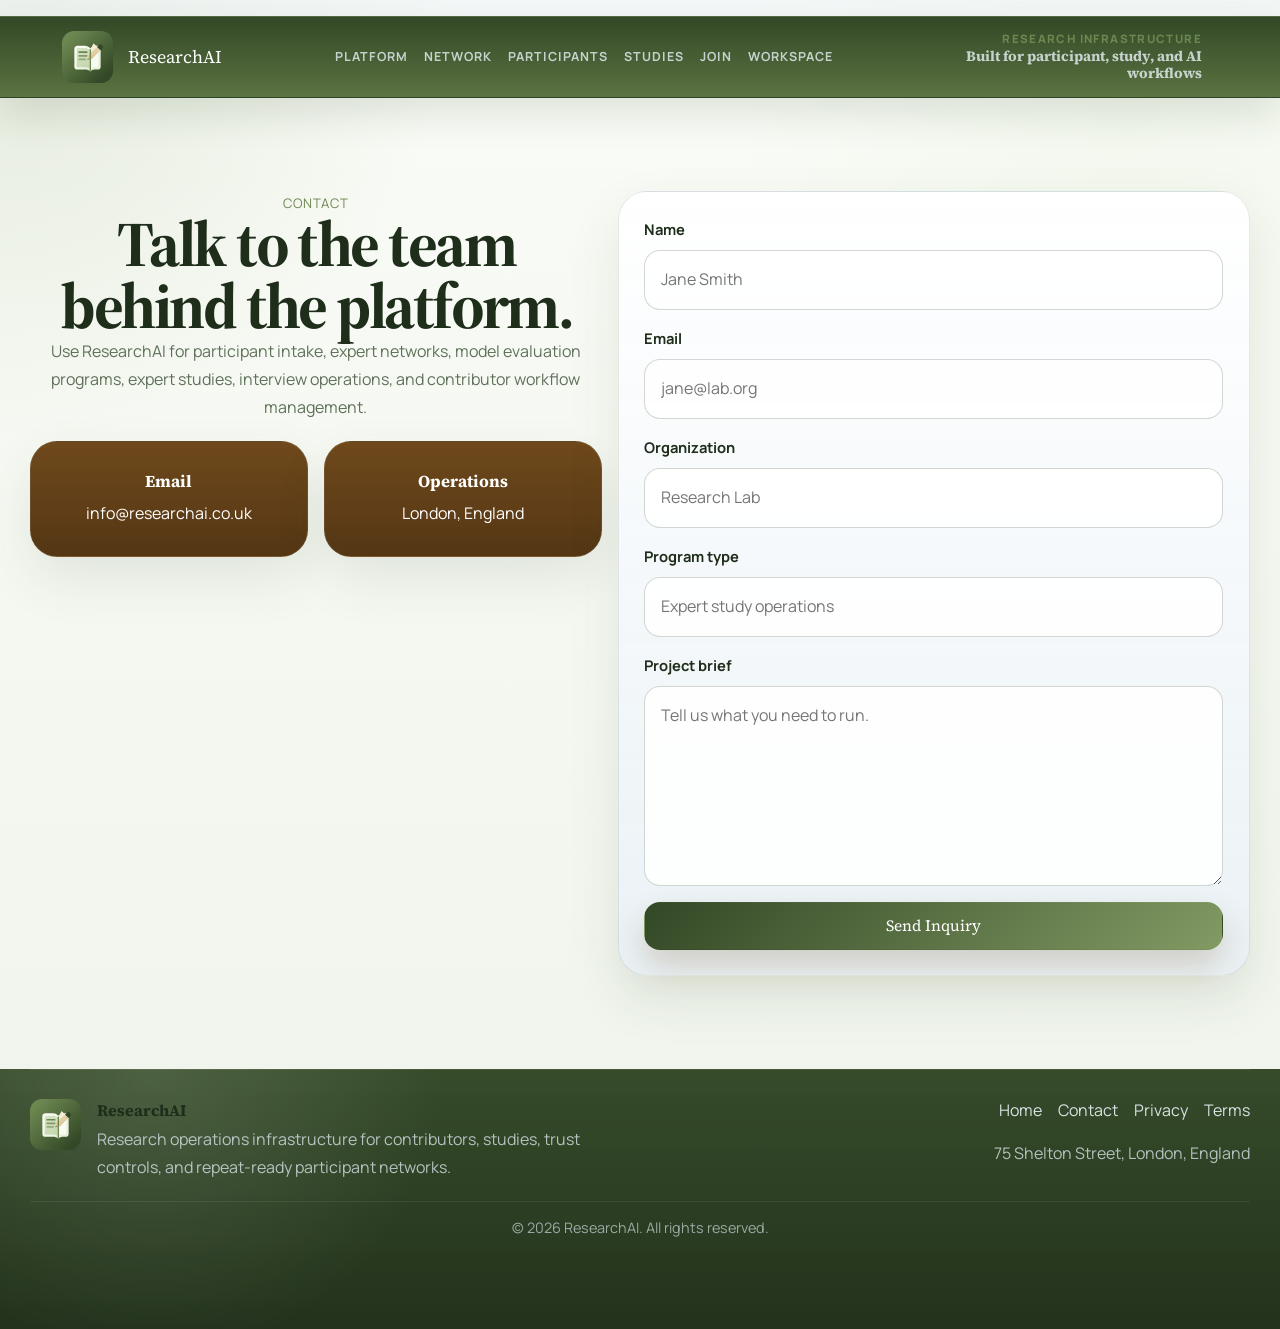
<file: contact.html>
<!DOCTYPE html>
<html lang="en">
<head>
  <meta charset="UTF-8">
  <meta name="viewport" content="width=device-width, initial-scale=1.0">
  <meta name="description" content="Contact ResearchAI for research operations access, contributor network setup, and study platform discussions.">
  <title>Contact ResearchAI</title>
  <link rel="preconnect" href="https://fonts.googleapis.com">
  <link rel="preconnect" href="https://fonts.gstatic.com" crossorigin>
  <link href="https://fonts.googleapis.com/css2?family=Manrope:wght@400;500;600;700;800&family=Source+Serif+4:wght@500;600;700&display=swap" rel="stylesheet">
  <link rel="icon" href="logo-mark.svg" type="image/svg+xml">
  <link rel="stylesheet" href="style.css">
</head>
<body>
  <div class="page-grid"></div>
  <header class="site-header">
    <div class="shell header-stack">
      <div class="header-inline">
        <a class="brand-link" href="./index.html" aria-label="ResearchAI home">
          <img class="brand-mark" src="logo-mark.svg" alt="ResearchAI logo">
          <div class="brand-copy">
            <span class="brand-name">ResearchAI</span>
          </div>
        </a>
        <button class="nav-toggle" type="button" aria-expanded="false" aria-controls="primary-nav">
          <span>Menu</span>
        </button>
        <nav class="main-nav" id="primary-nav" aria-label="Primary navigation">
          <a href="./index.html#platform">Platform</a>
          <a href="./index.html#network">Network</a>
          <a href="./index.html#participants">Participants</a>
          <a href="./index.html#studies">Studies</a>
          <a href="./participant-signup.html">Join</a>
          <a href="./researcher-login.html">Workspace</a>
        </nav>
        <div class="header-context" aria-hidden="true">
          <span class="header-context-label">Research Infrastructure</span>
          <strong>Built for participant, study, and AI workflows</strong>
        </div>
      </div>
    </div>
  </header>

  <main>
    <section class="page-hero">
      <div class="shell page-grid-two">
        <div class="section-head">
          <span class="section-kicker">Contact</span>
          <h1>Talk to the team behind the platform.</h1>
          <p>Use ResearchAI for participant intake, expert networks, model evaluation programs, expert studies, interview operations, and contributor workflow management.</p>
          <div class="contact-cards">
            <article class="mini-card">
              <strong>Email</strong>
              <p><a href="mailto:info@researchai.co.uk">info@researchai.co.uk</a></p>
            </article>
            <article class="mini-card">
              <strong>Operations</strong>
              <p>London, England</p>
            </article>
          </div>
        </div>
        <form class="contact-form" action="#" method="post">
          <label>
            <span>Name</span>
            <input type="text" name="name" placeholder="Jane Smith" required>
          </label>
          <label>
            <span>Email</span>
            <input type="email" name="email" placeholder="jane@lab.org" required>
          </label>
          <label>
            <span>Organization</span>
            <input type="text" name="organization" placeholder="Research Lab" required>
          </label>
          <label>
            <span>Program type</span>
            <input type="text" name="program" placeholder="Expert study operations" required>
          </label>
          <label>
            <span>Project brief</span>
            <textarea name="message" rows="6" placeholder="Tell us what you need to run." required></textarea>
          </label>
          <button class="button button-solid" type="submit">Send Inquiry</button>
        </form>
      </div>
    </section>
  </main>

  <footer class="site-footer">
    <div class="shell footer-shell">
      <div class="footer-brand">
        <img class="brand-mark" src="logo-mark.svg" alt="ResearchAI logo">
        <div class="footer-brand-copy">
          <strong>ResearchAI</strong>
          <p>Research operations infrastructure for contributors, studies, trust controls, and repeat-ready participant networks.</p>
        </div>
      </div>
      <div class="footer-links">
        <a href="./index.html">Home</a>
        <a href="./contact.html">Contact</a>
        <a href="./privacy.html">Privacy</a>
        <a href="./terms.html">Terms</a>
        <p class="footer-links-address">75 Shelton Street, London, England</p>
      </div>
    </div>
    <div class="shell footer-bottom">
      <p class="footer-copyright">© 2026 ResearchAI. All rights reserved.</p>
    </div>
  </footer>

  <script src="script.js"></script>
</body>
</html>
</file>
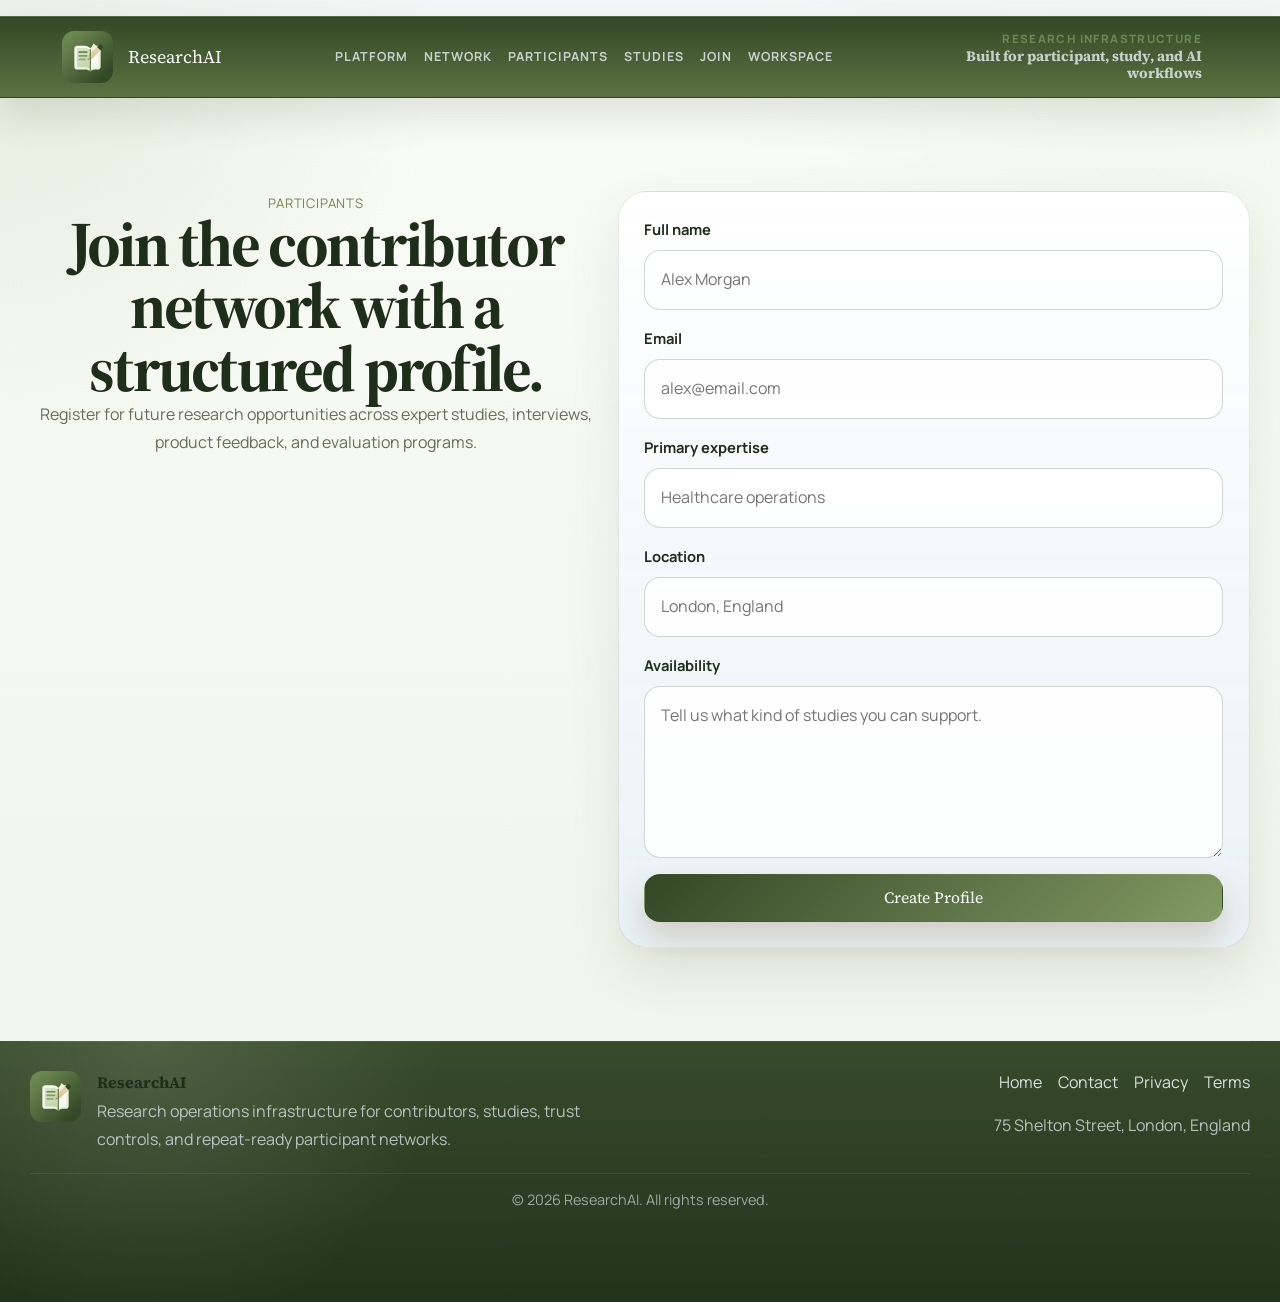
<file: participant-signup.html>
<!DOCTYPE html>
<html lang="en">
<head>
  <meta charset="UTF-8">
  <meta name="viewport" content="width=device-width, initial-scale=1.0">
  <meta name="description" content="Participant signup for the ResearchAI contributor network.">
  <title>Participant Signup | ResearchAI</title>
  <link rel="preconnect" href="https://fonts.googleapis.com">
  <link rel="preconnect" href="https://fonts.gstatic.com" crossorigin>
  <link href="https://fonts.googleapis.com/css2?family=Manrope:wght@400;500;600;700;800&family=Source+Serif+4:wght@500;600;700&display=swap" rel="stylesheet">
  <link rel="icon" href="logo-mark.svg" type="image/svg+xml">
  <link rel="stylesheet" href="style.css">
</head>
<body>
  <div class="page-grid"></div>
  <header class="site-header">
    <div class="shell header-stack">
      <div class="header-inline">
        <a class="brand-link" href="./index.html" aria-label="ResearchAI home">
          <img class="brand-mark" src="logo-mark.svg" alt="ResearchAI logo">
          <div class="brand-copy">
            <span class="brand-name">ResearchAI</span>
          </div>
        </a>
        <button class="nav-toggle" type="button" aria-expanded="false" aria-controls="primary-nav">
          <span>Menu</span>
        </button>
        <nav class="main-nav" id="primary-nav" aria-label="Primary navigation">
          <a href="./index.html#platform">Platform</a>
          <a href="./index.html#network">Network</a>
          <a href="./index.html#participants">Participants</a>
          <a href="./index.html#studies">Studies</a>
          <a href="./participant-signup.html">Join</a>
          <a href="./researcher-login.html">Workspace</a>
        </nav>
        <div class="header-context" aria-hidden="true">
          <span class="header-context-label">Research Infrastructure</span>
          <strong>Built for participant, study, and AI workflows</strong>
        </div>
      </div>
    </div>
  </header>

  <main>
    <section class="page-hero">
      <div class="shell page-grid-two">
        <div class="section-head">
          <span class="section-kicker">Participants</span>
          <h1>Join the contributor network with a structured profile.</h1>
          <p>Register for future research opportunities across expert studies, interviews, product feedback, and evaluation programs.</p>
        </div>
        <form class="contact-form" action="#" method="post">
          <label>
            <span>Full name</span>
            <input type="text" name="name" placeholder="Alex Morgan" required>
          </label>
          <label>
            <span>Email</span>
            <input type="email" name="email" placeholder="alex@email.com" required>
          </label>
          <label>
            <span>Primary expertise</span>
            <input type="text" name="expertise" placeholder="Healthcare operations" required>
          </label>
          <label>
            <span>Location</span>
            <input type="text" name="location" placeholder="London, England" required>
          </label>
          <label>
            <span>Availability</span>
            <textarea name="availability" rows="5" placeholder="Tell us what kind of studies you can support." required></textarea>
          </label>
          <button class="button button-solid" type="submit">Create Profile</button>
        </form>
      </div>
    </section>
  </main>

  <footer class="site-footer">
    <div class="shell footer-shell">
      <div class="footer-brand">
        <img class="brand-mark" src="logo-mark.svg" alt="ResearchAI logo">
        <div class="footer-brand-copy">
          <strong>ResearchAI</strong>
          <p>Research operations infrastructure for contributors, studies, trust controls, and repeat-ready participant networks.</p>
        </div>
      </div>
      <div class="footer-links">
        <a href="./index.html">Home</a>
        <a href="./contact.html">Contact</a>
        <a href="./privacy.html">Privacy</a>
        <a href="./terms.html">Terms</a>
        <p class="footer-links-address">75 Shelton Street, London, England</p>
      </div>
    </div>
    <div class="shell footer-bottom">
      <p class="footer-copyright">© 2026 ResearchAI. All rights reserved.</p>
    </div>
  </footer>

  <script src="script.js"></script>
</body>
</html>
</file>
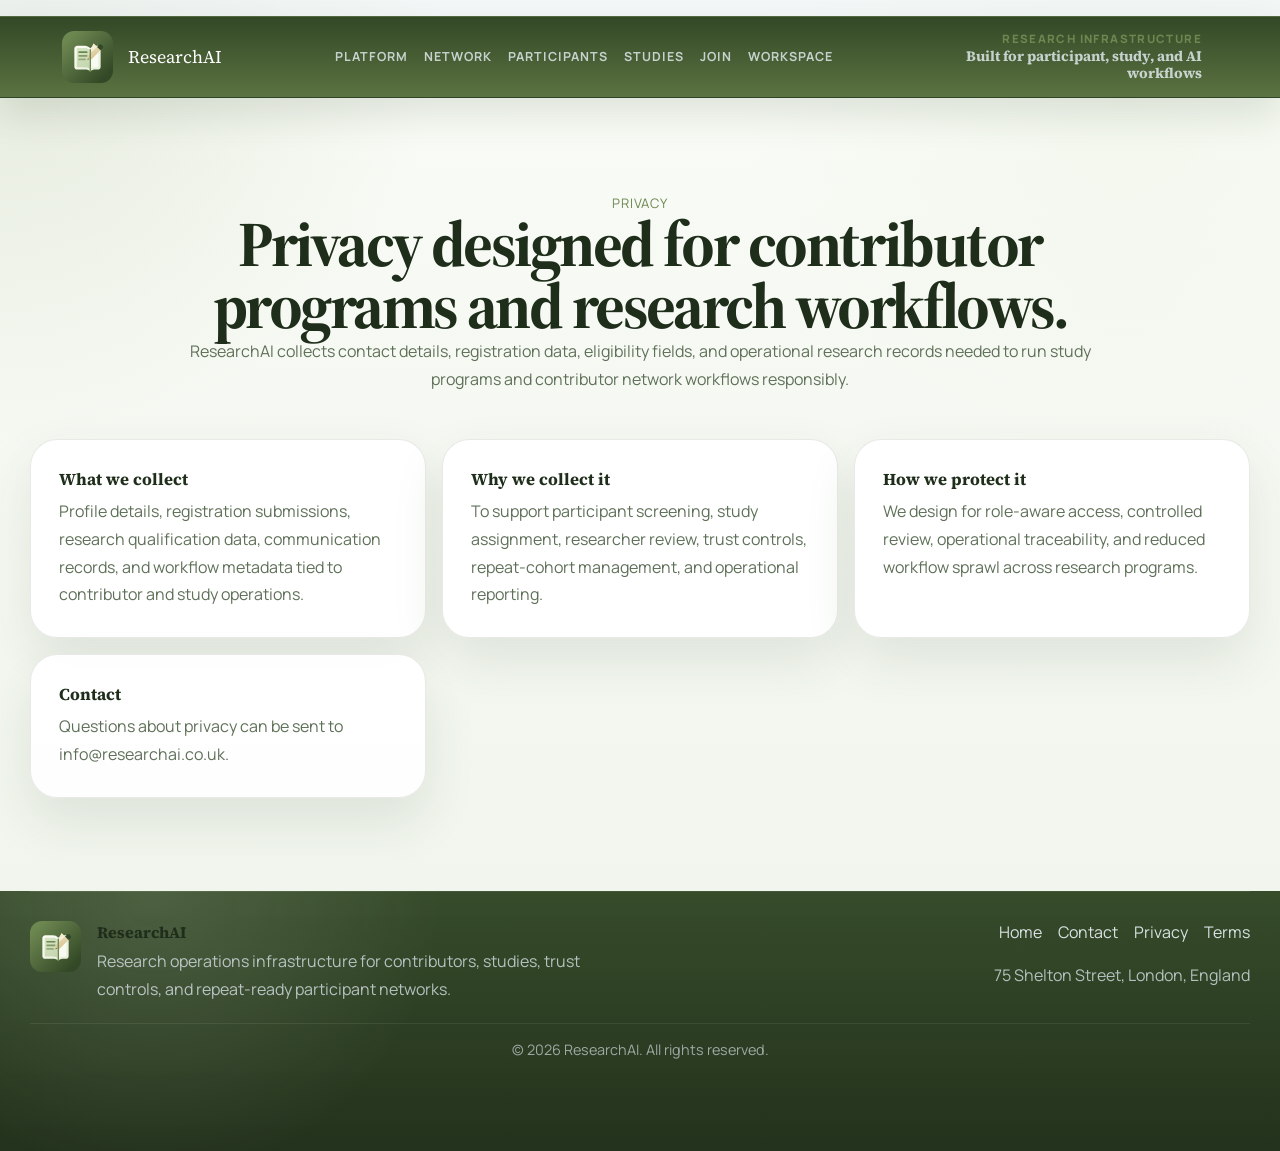
<file: privacy.html>
<!DOCTYPE html>
<html lang="en">
<head>
  <meta charset="UTF-8">
  <meta name="viewport" content="width=device-width, initial-scale=1.0">
  <meta name="description" content="Privacy information for ResearchAI.">
  <title>ResearchAI Privacy</title>
  <link rel="preconnect" href="https://fonts.googleapis.com">
  <link rel="preconnect" href="https://fonts.gstatic.com" crossorigin>
  <link href="https://fonts.googleapis.com/css2?family=Manrope:wght@400;500;600;700;800&family=Source+Serif+4:wght@500;600;700&display=swap" rel="stylesheet">
  <link rel="icon" href="logo-mark.svg" type="image/svg+xml">
  <link rel="stylesheet" href="style.css">
</head>
<body>
  <div class="page-grid"></div>
  <header class="site-header">
    <div class="shell header-stack">
      <div class="header-inline">
        <a class="brand-link" href="./index.html" aria-label="ResearchAI home">
          <img class="brand-mark" src="logo-mark.svg" alt="ResearchAI logo">
          <div class="brand-copy">
            <span class="brand-name">ResearchAI</span>
          </div>
        </a>
        <button class="nav-toggle" type="button" aria-expanded="false" aria-controls="primary-nav">
          <span>Menu</span>
        </button>
        <nav class="main-nav" id="primary-nav" aria-label="Primary navigation">
          <a href="./index.html#platform">Platform</a>
          <a href="./index.html#network">Network</a>
          <a href="./index.html#participants">Participants</a>
          <a href="./index.html#studies">Studies</a>
          <a href="./participant-signup.html">Join</a>
          <a href="./researcher-login.html">Workspace</a>
        </nav>
        <div class="header-context" aria-hidden="true">
          <span class="header-context-label">Research Infrastructure</span>
          <strong>Built for participant, study, and AI workflows</strong>
        </div>
      </div>
    </div>
  </header>

  <main>
    <section class="page-hero legal-stage">
      <div class="shell legal-shell">
        <div class="section-head section-head-wide">
          <span class="section-kicker">Privacy</span>
          <h1>Privacy designed for contributor programs and research workflows.</h1>
          <p>ResearchAI collects contact details, registration data, eligibility fields, and operational research records needed to run study programs and contributor network workflows responsibly.</p>
        </div>
        <div class="legal-grid">
          <article class="legal-card">
            <strong>What we collect</strong>
            <p>Profile details, registration submissions, research qualification data, communication records, and workflow metadata tied to contributor and study operations.</p>
          </article>
          <article class="legal-card">
            <strong>Why we collect it</strong>
            <p>To support participant screening, study assignment, researcher review, trust controls, repeat-cohort management, and operational reporting.</p>
          </article>
          <article class="legal-card">
            <strong>How we protect it</strong>
            <p>We design for role-aware access, controlled review, operational traceability, and reduced workflow sprawl across research programs.</p>
          </article>
          <article class="legal-card">
            <strong>Contact</strong>
            <p>Questions about privacy can be sent to <a href="mailto:info@researchai.co.uk">info@researchai.co.uk</a>.</p>
          </article>
        </div>
      </div>
    </section>
  </main>

  <footer class="site-footer">
    <div class="shell footer-shell">
      <div class="footer-brand">
        <img class="brand-mark" src="logo-mark.svg" alt="ResearchAI logo">
        <div class="footer-brand-copy">
          <strong>ResearchAI</strong>
          <p>Research operations infrastructure for contributors, studies, trust controls, and repeat-ready participant networks.</p>
        </div>
      </div>
      <div class="footer-links">
        <a href="./index.html">Home</a>
        <a href="./contact.html">Contact</a>
        <a href="./privacy.html">Privacy</a>
        <a href="./terms.html">Terms</a>
        <p class="footer-links-address">75 Shelton Street, London, England</p>
      </div>
    </div>
    <div class="shell footer-bottom">
      <p class="footer-copyright">© 2026 ResearchAI. All rights reserved.</p>
    </div>
  </footer>

  <script src="script.js"></script>
</body>
</html>
</file>
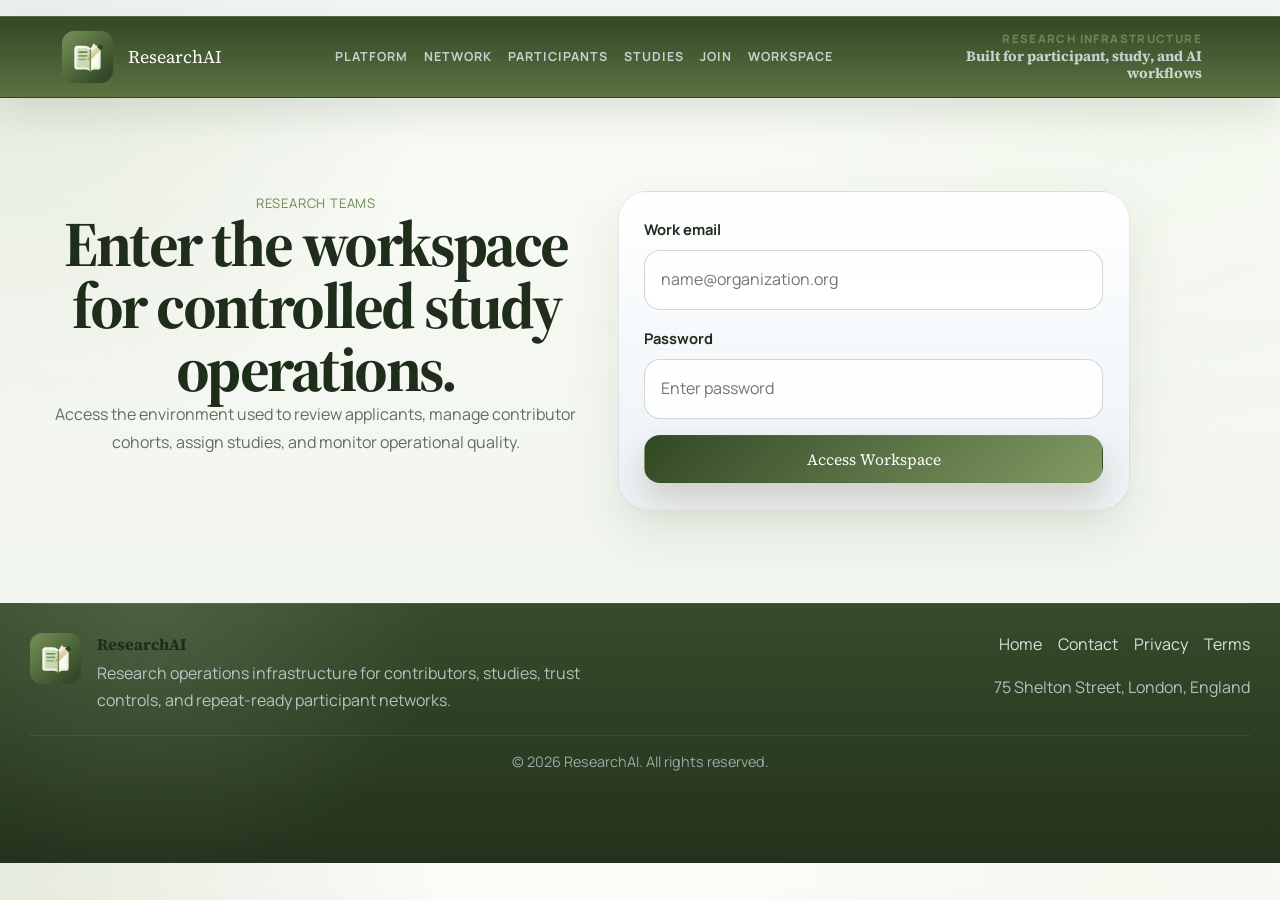
<file: researcher-login.html>
<!DOCTYPE html>
<html lang="en">
<head>
  <meta charset="UTF-8">
  <meta name="viewport" content="width=device-width, initial-scale=1.0">
  <meta name="description" content="Researcher access page for ResearchAI.">
  <title>Researcher Login | ResearchAI</title>
  <link rel="preconnect" href="https://fonts.googleapis.com">
  <link rel="preconnect" href="https://fonts.gstatic.com" crossorigin>
  <link href="https://fonts.googleapis.com/css2?family=Manrope:wght@400;500;600;700;800&family=Source+Serif+4:wght@500;600;700&display=swap" rel="stylesheet">
  <link rel="icon" href="logo-mark.svg" type="image/svg+xml">
  <link rel="stylesheet" href="style.css">
</head>
<body>
  <div class="page-grid"></div>
  <header class="site-header">
    <div class="shell header-stack">
      <div class="header-inline">
        <a class="brand-link" href="./index.html" aria-label="ResearchAI home">
          <img class="brand-mark" src="logo-mark.svg" alt="ResearchAI logo">
          <div class="brand-copy">
            <span class="brand-name">ResearchAI</span>
          </div>
        </a>
        <button class="nav-toggle" type="button" aria-expanded="false" aria-controls="primary-nav">
          <span>Menu</span>
        </button>
        <nav class="main-nav" id="primary-nav" aria-label="Primary navigation">
          <a href="./index.html#platform">Platform</a>
          <a href="./index.html#network">Network</a>
          <a href="./index.html#participants">Participants</a>
          <a href="./index.html#studies">Studies</a>
          <a href="./participant-signup.html">Join</a>
          <a href="./researcher-login.html">Workspace</a>
        </nav>
        <div class="header-context" aria-hidden="true">
          <span class="header-context-label">Research Infrastructure</span>
          <strong>Built for participant, study, and AI workflows</strong>
        </div>
      </div>
    </div>
  </header>

  <main>
    <section class="page-hero">
      <div class="shell auth-shell">
        <div class="section-head auth-copy">
          <span class="section-kicker">Research teams</span>
          <h1>Enter the workspace for controlled study operations.</h1>
          <p>Access the environment used to review applicants, manage contributor cohorts, assign studies, and monitor operational quality.</p>
        </div>
        <form class="contact-form auth-form" action="#" method="post">
          <label>
            <span>Work email</span>
            <input type="email" name="email" placeholder="name@organization.org" required>
          </label>
          <label>
            <span>Password</span>
            <input type="password" name="password" placeholder="Enter password" required>
          </label>
          <button class="button button-solid" type="submit">Access Workspace</button>
        </form>
      </div>
    </section>
  </main>

  <footer class="site-footer">
    <div class="shell footer-shell">
      <div class="footer-brand">
        <img class="brand-mark" src="logo-mark.svg" alt="ResearchAI logo">
        <div class="footer-brand-copy">
          <strong>ResearchAI</strong>
          <p>Research operations infrastructure for contributors, studies, trust controls, and repeat-ready participant networks.</p>
        </div>
      </div>
      <div class="footer-links">
        <a href="./index.html">Home</a>
        <a href="./contact.html">Contact</a>
        <a href="./privacy.html">Privacy</a>
        <a href="./terms.html">Terms</a>
        <p class="footer-links-address">75 Shelton Street, London, England</p>
      </div>
    </div>
    <div class="shell footer-bottom">
      <p class="footer-copyright">© 2026 ResearchAI. All rights reserved.</p>
    </div>
  </footer>

  <script src="script.js"></script>
</body>
</html>
</file>
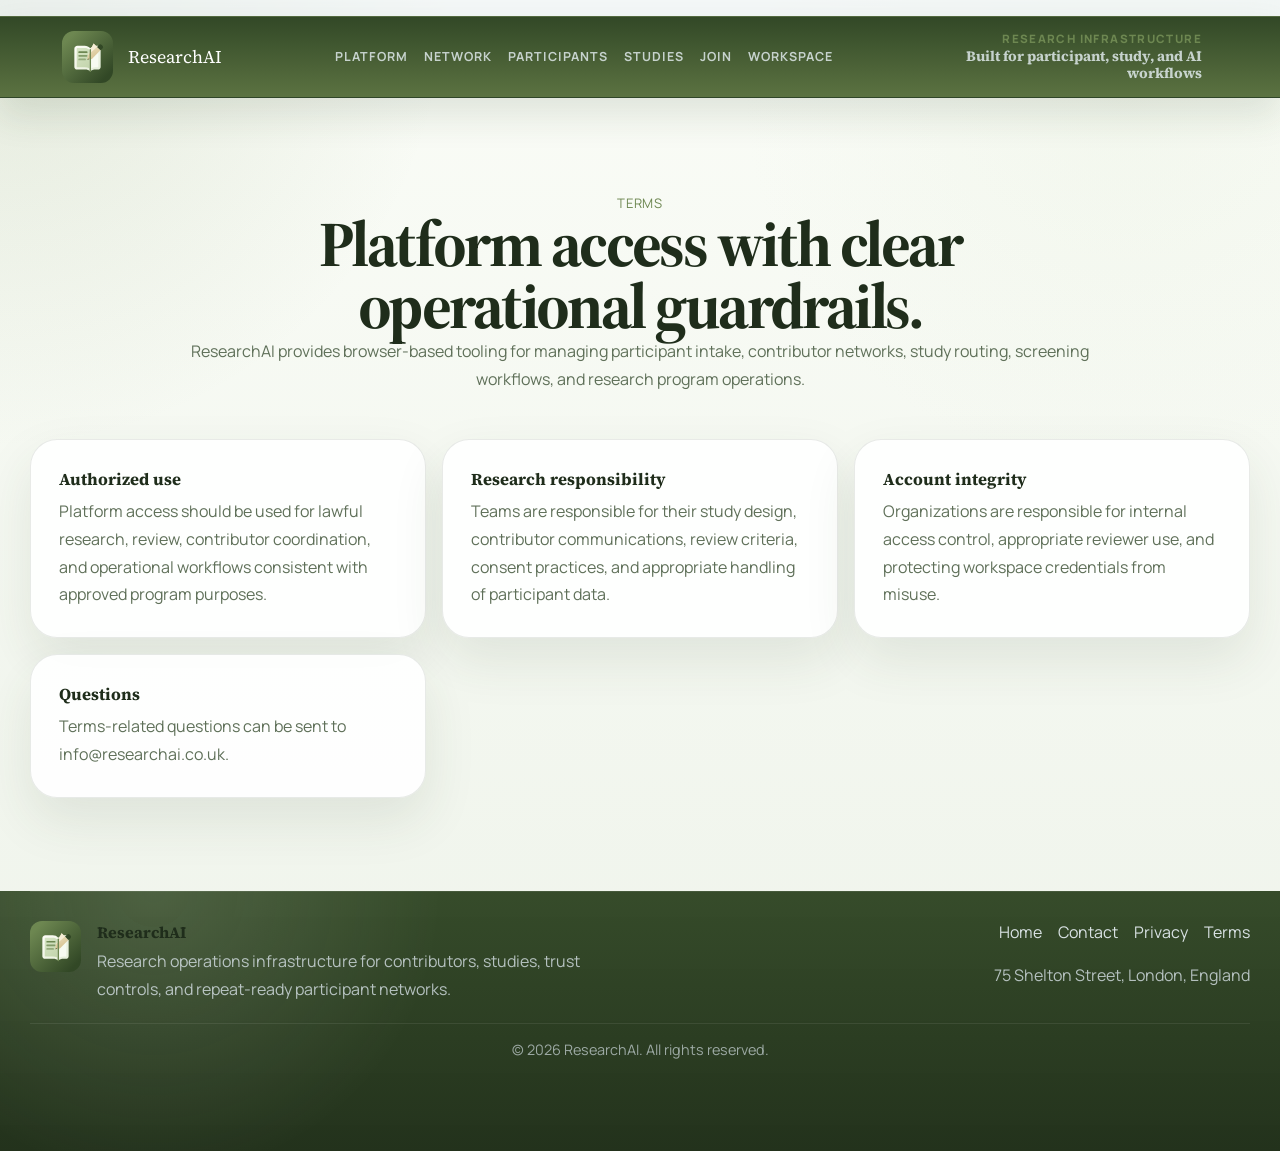
<file: terms.html>
<!DOCTYPE html>
<html lang="en">
<head>
  <meta charset="UTF-8">
  <meta name="viewport" content="width=device-width, initial-scale=1.0">
  <meta name="description" content="Terms for using ResearchAI.">
  <title>ResearchAI Terms</title>
  <link rel="preconnect" href="https://fonts.googleapis.com">
  <link rel="preconnect" href="https://fonts.gstatic.com" crossorigin>
  <link href="https://fonts.googleapis.com/css2?family=Manrope:wght@400;500;600;700;800&family=Source+Serif+4:wght@500;600;700&display=swap" rel="stylesheet">
  <link rel="icon" href="logo-mark.svg" type="image/svg+xml">
  <link rel="stylesheet" href="style.css">
</head>
<body>
  <div class="page-grid"></div>
  <header class="site-header">
    <div class="shell header-stack">
      <div class="header-inline">
        <a class="brand-link" href="./index.html" aria-label="ResearchAI home">
          <img class="brand-mark" src="logo-mark.svg" alt="ResearchAI logo">
          <div class="brand-copy">
            <span class="brand-name">ResearchAI</span>
          </div>
        </a>
        <button class="nav-toggle" type="button" aria-expanded="false" aria-controls="primary-nav">
          <span>Menu</span>
        </button>
        <nav class="main-nav" id="primary-nav" aria-label="Primary navigation">
          <a href="./index.html#platform">Platform</a>
          <a href="./index.html#network">Network</a>
          <a href="./index.html#participants">Participants</a>
          <a href="./index.html#studies">Studies</a>
          <a href="./participant-signup.html">Join</a>
          <a href="./researcher-login.html">Workspace</a>
        </nav>
        <div class="header-context" aria-hidden="true">
          <span class="header-context-label">Research Infrastructure</span>
          <strong>Built for participant, study, and AI workflows</strong>
        </div>
      </div>
    </div>
  </header>

  <main>
    <section class="page-hero legal-stage">
      <div class="shell legal-shell">
        <div class="section-head section-head-wide">
          <span class="section-kicker">Terms</span>
          <h1>Platform access with clear operational guardrails.</h1>
          <p>ResearchAI provides browser-based tooling for managing participant intake, contributor networks, study routing, screening workflows, and research program operations.</p>
        </div>
        <div class="legal-grid">
          <article class="legal-card">
            <strong>Authorized use</strong>
            <p>Platform access should be used for lawful research, review, contributor coordination, and operational workflows consistent with approved program purposes.</p>
          </article>
          <article class="legal-card">
            <strong>Research responsibility</strong>
            <p>Teams are responsible for their study design, contributor communications, review criteria, consent practices, and appropriate handling of participant data.</p>
          </article>
          <article class="legal-card">
            <strong>Account integrity</strong>
            <p>Organizations are responsible for internal access control, appropriate reviewer use, and protecting workspace credentials from misuse.</p>
          </article>
          <article class="legal-card">
            <strong>Questions</strong>
            <p>Terms-related questions can be sent to <a href="mailto:info@researchai.co.uk">info@researchai.co.uk</a>.</p>
          </article>
        </div>
      </div>
    </section>
  </main>

  <footer class="site-footer">
    <div class="shell footer-shell">
      <div class="footer-brand">
        <img class="brand-mark" src="logo-mark.svg" alt="ResearchAI logo">
        <div class="footer-brand-copy">
          <strong>ResearchAI</strong>
          <p>Research operations infrastructure for contributors, studies, trust controls, and repeat-ready participant networks.</p>
        </div>
      </div>
      <div class="footer-links">
        <a href="./index.html">Home</a>
        <a href="./contact.html">Contact</a>
        <a href="./privacy.html">Privacy</a>
        <a href="./terms.html">Terms</a>
        <p class="footer-links-address">75 Shelton Street, London, England</p>
      </div>
    </div>
    <div class="shell footer-bottom">
      <p class="footer-copyright">© 2026 ResearchAI. All rights reserved.</p>
    </div>
  </footer>

  <script src="script.js"></script>
</body>
</html>
</file>
<file: style.css>
:root {
  --bg: #eef3ea;
  --surface: #fbfdf9;
  --surface-2: #e6eddc;
  --surface-3: #f5f8f0;
  --line: rgba(36, 56, 31, 0.1);
  --line-strong: rgba(36, 56, 31, 0.2);
  --ink: #1f2d1b;
  --muted: #5f7059;
  --navy: #5d7442;
  --navy-deep: #324826;
  --navy-soft: #829a63;
  --sage: #dbe6cc;
  --sand: #c9d8b5;
  --blue-soft: #dce8cf;
  --teal: #6d8751;
  --teal-soft: #e4eed8;
  --copper: #4d6338;
  --white: #ffffff;
  --shadow: 0 22px 52px rgba(45, 67, 35, 0.1);
  --shadow-soft: 0 14px 30px rgba(45, 67, 35, 0.06);
}

*,
*::before,
*::after {
  box-sizing: border-box;
}

html {
  scroll-behavior: smooth;
}

body {
  margin: 0;
  font-family: "Manrope", sans-serif;
  color: var(--ink);
  background:
    radial-gradient(circle at top left, rgba(130, 154, 99, 0.18), transparent 28rem),
    radial-gradient(circle at 88% 8%, rgba(220, 232, 207, 0.2), transparent 24rem),
    linear-gradient(180deg, rgba(251, 253, 248, 0.92), rgba(238, 243, 234, 0.98)),
    var(--bg);
}

img {
  display: block;
  max-width: 100%;
}

a {
  color: inherit;
  text-decoration: none;
}

button,
input,
textarea {
  font: inherit;
}

h1,
h2,
h3,
.brand-name,
.button,
strong {
  font-family: "Source Serif 4", serif;
}

h1,
h2,
h3,
p {
  margin: 0;
}

.shell {
  width: min(1220px, calc(100% - 2rem));
  margin: 0 auto;
}

.page-grid {
  position: fixed;
  inset: 0;
  pointer-events: none;
  background:
    linear-gradient(rgba(255, 255, 255, 0.12) 1px, transparent 1px),
    linear-gradient(90deg, rgba(255, 255, 255, 0.12) 1px, transparent 1px);
  background-size: 48px 48px;
  mask-image: linear-gradient(180deg, rgba(0, 0, 0, 0.18), transparent 72%);
}

.site-header,
main,
.site-footer {
  position: relative;
  z-index: 1;
}

.site-header {
  position: sticky;
  top: 0;
  z-index: 20;
  padding-top: 1rem;
  background: rgba(238, 243, 247, 0.58);
  backdrop-filter: blur(18px);
  border-bottom: 0;
}

.brand-link,
.main-nav,
.hero-actions,
.hero-metrics,
.contact-cards,
.footer-shell,
.footer-links {
  display: flex;
  align-items: center;
}

.header-stack {
  display: block;
}

.header-inline {
  display: grid;
  grid-template-columns: auto minmax(0, 1fr) auto auto;
  align-items: center;
  gap: 1rem;
  padding: 0.9rem 1.1rem;
  margin-left: calc(50% - 50vw);
  margin-right: calc(50% - 50vw);
  padding-left: max(1.1rem, calc((100vw - min(1220px, calc(100% - 2rem))) / 2 + 1rem));
  padding-right: max(1.1rem, calc((100vw - min(1220px, calc(100% - 2rem))) / 2 + 1rem));
  border-top: 1px solid rgba(20, 39, 63, 0.1);
  border-bottom: 1px solid rgba(20, 39, 63, 0.1);
  background:
    linear-gradient(180deg, rgba(50, 72, 38, 0.96), rgba(93, 116, 66, 0.96)),
    rgba(50, 72, 38, 0.96);
  box-shadow: 0 18px 36px rgba(45, 67, 35, 0.12);
  position: relative;
}

.brand-link {
  gap: 0.9rem;
  justify-self: start;
  padding: 0;
  border-radius: 0;
  background: transparent;
  border: 0;
}

.brand-mark {
  width: 3.2rem;
  height: 3.2rem;
}

.brand-copy {
  display: flex;
  flex-direction: column;
  gap: 0;
}

.brand-name {
  font-size: 1.12rem;
  color: var(--white);
}

.header-context {
  display: grid;
  gap: 0.1rem;
  justify-self: end;
  text-align: right;
}

.header-context-label {
  font-size: 0.72rem;
  letter-spacing: 0.12em;
  text-transform: uppercase;
  color: var(--teal);
  font-weight: 800;
}

.header-context strong {
  max-width: 16rem;
  font-size: 0.9rem;
  line-height: 1.2;
  color: rgba(235, 243, 248, 0.78);
}

.main-nav {
  justify-content: center;
  flex-wrap: nowrap;
  gap: 1rem;
  padding: 0;
  border: 0;
  border-radius: 0;
  background: transparent;
  box-shadow: none;
  white-space: nowrap;
  overflow-x: auto;
  justify-self: center;
}

.main-nav a,
.footer-links a {
  text-decoration: none;
}

.main-nav a {
  position: relative;
  padding: 0.15rem 0;
  border-radius: 0;
  color: rgba(235, 243, 248, 0.78);
  font-size: 0.78rem;
  font-weight: 700;
  letter-spacing: 0.08em;
  text-transform: uppercase;
  transition: color 160ms ease, transform 160ms ease;
}

.main-nav a::after {
  content: "";
  position: absolute;
  left: 0;
  right: 0;
  bottom: -0.45rem;
  height: 1px;
  background: rgba(169, 226, 220, 0.88);
  transform: scaleX(0);
  transform-origin: left;
  transition: transform 160ms ease;
}

.main-nav a:hover,
.main-nav a:focus-visible {
  color: var(--white);
  transform: translateY(-1px);
}

.main-nav a:hover::after,
.main-nav a:focus-visible::after {
  transform: scaleX(1);
}

.nav-toggle {
  display: none;
  border: 1px solid rgba(255, 255, 255, 0.18);
  border-radius: 0;
  background: transparent;
  color: var(--white);
  padding: 0.5rem 0.1rem;
  font-weight: 700;
  letter-spacing: 0.12em;
  text-transform: uppercase;
  box-shadow: none;
}

.button {
  display: inline-flex;
  align-items: center;
  justify-content: center;
  min-height: 3rem;
  padding: 0 1.2rem;
  border-radius: 1rem;
  border: 1px solid transparent;
  font-size: 0.98rem;
}

.button-solid {
  color: var(--white);
  background: linear-gradient(135deg, var(--navy-deep), var(--navy-soft));
  box-shadow: 0 16px 32px rgba(108, 69, 23, 0.22);
}

.button-outline,
.button-outline-light {
  background: rgba(255, 255, 255, 0.82);
  border-color: var(--line-strong);
  color: var(--ink);
}

.button-outline-light {
  background: rgba(255, 255, 255, 0.08);
  border-color: rgba(255, 255, 255, 0.16);
  color: var(--white);
}

.eyebrow,
.section-kicker,
.mini-label {
  display: inline-block;
  font-size: 0.82rem;
  letter-spacing: 0.06em;
  text-transform: uppercase;
  color: var(--teal);
}

.hero-stage,
.section-shell,
.page-hero,
.site-footer {
  padding: 5.8rem 0;
}

.hero-stage {
  padding: 2.2rem 0 3rem;
}

.section-backed {
  position: relative;
  overflow: hidden;
  background:
    linear-gradient(180deg, rgba(238, 243, 234, 0.84), rgba(238, 243, 234, 0.94)),
    url("https://images.unsplash.com/photo-1516321497487-e288fb19713f?auto=format&fit=crop&w=1800&q=80") center/cover no-repeat;
}

.section-backed::before {
  content: "";
  position: absolute;
  inset: 0;
  background:
    linear-gradient(180deg, rgba(251, 253, 248, 0.18), rgba(50, 72, 38, 0.08)),
    radial-gradient(circle at top right, rgba(208, 224, 185, 0.18), transparent 18rem);
  pointer-events: none;
}

.section-backed > .shell {
  position: relative;
  z-index: 1;
}

.hero-shell {
  display: grid;
  gap: 1.45rem;
  align-items: start;
  width: 100%;
  max-width: none;
}

.hero-copy,
.platform-card,
.ecosystem-card,
.access-card,
.study-board,
.evidence-summary,
.evidence-card,
.governance-card,
.article-card,
.mini-card,
.contact-form,
.legal-card {
  border: 1px solid var(--line);
  box-shadow: var(--shadow);
}

.hero-copy {
  max-width: 52rem;
  margin: 0 auto;
  padding: 0;
  display: grid;
  gap: 1.4rem;
  text-align: center;
  color: var(--white);
  border: 0;
  background: transparent;
  box-shadow: none;
}

.hero-copy h1 {
  margin-bottom: 0.2rem;
}

.hero-copy .hero-intro {
  margin-top: 0.15rem;
}

.hero-surface {
  position: relative;
  overflow: hidden;
  height: 35rem;
  margin-left: calc(50% - 50vw);
  margin-right: calc(50% - 50vw);
  border: 1px solid rgba(17, 26, 40, 0.07);
  border-radius: 0;
  background: #cfd6df;
  box-shadow: 0 32px 80px rgba(108, 69, 23, 0.16);
}

.hero-background-image {
  width: 100%;
  height: 100%;
  object-fit: cover;
}

.hero-surface-overlay {
  position: absolute;
  inset: 0;
  display: grid;
  place-items: center;
  padding: 2rem;
  background:
    linear-gradient(180deg, rgba(108, 69, 23, 0.18), rgba(108, 69, 23, 0.08) 24%, rgba(108, 69, 23, 0.68) 78%, rgba(108, 69, 23, 0.86)),
    linear-gradient(90deg, rgba(108, 69, 23, 0.18), rgba(108, 69, 23, 0.04) 36%, rgba(108, 69, 23, 0.26));
}

.hero-copy h1,
.section-head h1,
.section-head h2 {
  font-size: clamp(2.5rem, 5vw, 4.7rem);
  line-height: 0.98;
  letter-spacing: -0.04em;
}

.section-head h2 {
  font-size: clamp(2rem, 4vw, 3.6rem);
}

.hero-intro,
.section-head p,
.platform-card p,
.ecosystem-card p,
.access-card p,
.evidence-summary p,
.evidence-card p,
.governance-card p,
.mini-card p,
.contact-form label span,
.contact-form input,
.contact-form textarea,
.study-row,
.legal-card p,
.closing-shell p,
.footer-brand p {
  color: var(--muted);
  line-height: 1.74;
}

.hero-copy .eyebrow {
  color: rgba(224, 245, 241, 0.9);
  margin-bottom: 1rem;
}

.hero-copy .hero-intro {
  color: rgba(231, 238, 245, 0.88);
}

.hero-actions {
  gap: 0.85rem;
  justify-content: center;
}

.platform-card h3,
.ecosystem-card h3,
.evidence-card strong,
.governance-card h3,
.mini-card strong,
.legal-card strong,
.study-row strong {
  display: block;
  margin-bottom: 0.45rem;
  font-size: 1.05rem;
  color: var(--ink);
}

.section-head-light .section-kicker {
  color: #9fd6d3;
}

.section-head-light h2 {
  color: var(--white);
  font-size: 1.9rem;
  line-height: 1.06;
  margin: 0.45rem 0 0.55rem;
}

.section-head-light p,
.access-card-dark p,
.governance-card p {
  color: rgba(228, 236, 245, 0.78);
}

.section-head {
  max-width: 52rem;
  margin: 0 auto 2.8rem;
  text-align: center;
}

.section-head-wide {
  max-width: 58rem;
}

.platform-grid,
.governance-grid,
.legal-grid {
  display: grid;
  gap: 1rem;
}

.platform-grid {
  grid-template-columns: repeat(3, minmax(0, 1fr));
}

.governance-grid,
.legal-grid {
  grid-template-columns: repeat(3, minmax(0, 1fr));
}

.platform-card,
.ecosystem-card,
.evidence-card,
.governance-card,
.article-card,
.mini-card,
.legal-card {
  border-radius: 1.7rem;
  padding: 1.75rem;
  background: rgba(255, 255, 255, 0.9);
}

.platform-card-ink {
  background: linear-gradient(180deg, rgba(93, 116, 66, 0.98), rgba(50, 72, 38, 0.99));
}

.platform-card-ink h3,
.platform-card-ink p,
.platform-card-ink .mini-label {
  color: var(--white);
}

.platform-card-paper {
  background: linear-gradient(180deg, rgba(251, 253, 248, 0.98), rgba(231, 239, 220, 0.92));
}

.platform-card-sage {
  background: linear-gradient(180deg, rgba(220, 232, 207, 0.96), rgba(245, 248, 240, 0.94));
}

.section-contrast {
  background:
    radial-gradient(circle at top right, rgba(220, 232, 207, 0.18), transparent 22rem),
    linear-gradient(180deg, rgba(50, 72, 38, 0.99), rgba(40, 57, 31, 0.99));
}

.ecosystem-layout {
  display: grid;
  grid-template-columns: minmax(0, 1.03fr) minmax(0, 1fr);
  gap: 1.15rem;
  align-items: start;
}

.ecosystem-lead,
.ecosystem-card {
  border: 1px solid rgba(255, 255, 255, 0.08);
  box-shadow: 0 24px 54px rgba(4, 12, 22, 0.22);
}

.ecosystem-lead {
  overflow: hidden;
  border-radius: 2rem;
  background: linear-gradient(180deg, rgba(255, 255, 255, 0.06), rgba(255, 255, 255, 0.03));
}

.ecosystem-lead img {
  width: 100%;
  height: 21rem;
  object-fit: cover;
}

.ecosystem-lead-copy {
  display: grid;
  gap: 0.7rem;
  padding: 1.8rem;
}

.ecosystem-lead-copy .mini-label,
.ecosystem-card-copy .mini-label {
  color: #f2d899;
}

.ecosystem-lead-copy h3 {
  color: var(--white);
  font-size: 2rem;
  line-height: 1.02;
  letter-spacing: -0.04em;
}

.ecosystem-lead-copy p,
.ecosystem-card p {
  color: rgba(228, 236, 245, 0.78);
}

.ecosystem-rail {
  display: grid;
  gap: 1rem;
}

.ecosystem-card {
  display: grid;
  grid-template-columns: minmax(0, 1fr) 11rem;
  gap: 1rem;
  align-items: center;
  overflow: hidden;
  border-radius: 1.7rem;
  padding: 1.15rem;
  background: linear-gradient(180deg, rgba(255, 255, 255, 0.06), rgba(255, 255, 255, 0.03));
}

.ecosystem-card-copy {
  display: grid;
  gap: 0.45rem;
  padding: 0.25rem 0.2rem 0.25rem 0.35rem;
}

.ecosystem-card h3 {
  color: var(--white);
  margin: 0;
}

.ecosystem-card img {
  width: 100%;
  height: 100%;
  min-height: 10.25rem;
  object-fit: cover;
  border-radius: 1.15rem;
}

.ecosystem-card-eval {
  grid-template-columns: minmax(0, 1fr) 11rem;
  padding: 1.15rem;
  background:
    radial-gradient(circle at top right, rgba(220, 232, 207, 0.18), transparent 10rem),
    linear-gradient(180deg, rgba(93, 116, 66, 0.94), rgba(50, 72, 38, 0.97));
}

.ecosystem-card-eval .ecosystem-card-copy {
  padding: 0.25rem 0.2rem 0.25rem 0.35rem;
}

.access-shell {
  display: grid;
  grid-template-columns: minmax(0, 0.82fr) minmax(0, 1.18fr);
  gap: 1.15rem;
  align-items: stretch;
}

.access-intro {
  display: grid;
  align-content: center;
  gap: 0.75rem;
  padding: 2rem 1.8rem;
  border-radius: 2rem;
  border: 1px solid rgba(36, 56, 31, 0.08);
  background:
    radial-gradient(circle at top right, rgba(220, 232, 207, 0.18), transparent 12rem),
    linear-gradient(180deg, rgba(251, 253, 248, 0.99), rgba(231, 239, 220, 0.94));
  box-shadow: var(--shadow-soft);
}

.access-intro h2 {
  font-size: clamp(2rem, 4vw, 3rem);
  line-height: 1.02;
  letter-spacing: -0.04em;
  color: var(--navy-deep);
}

.access-intro p {
  color: var(--muted);
  line-height: 1.74;
}

.access-lanes {
  display: grid;
  grid-template-columns: repeat(2, minmax(0, 1fr));
  gap: 1rem;
}

.institution-wall {
  display: grid;
  grid-template-columns: repeat(4, minmax(0, 1fr));
  gap: 1.2rem;
}

.institution-wall[data-expanded="false"] .institution-badge.is-expandable {
  display: none;
}

.institution-actions {
  display: flex;
  justify-content: center;
  margin-top: 1.4rem;
}

.institution-badge {
  display: grid;
  align-content: center;
  gap: 0.5rem;
  min-height: 11rem;
  padding: 1.7rem 1.5rem;
  border: 1px solid rgba(93, 116, 66, 0.12);
  border-radius: 1.7rem;
  box-shadow: 0 24px 44px rgba(45, 67, 35, 0.06);
  text-align: center;
  background: linear-gradient(180deg, rgba(251, 253, 248, 0.99), rgba(240, 246, 232, 0.98));
}

.institution-badge img {
  max-width: 100%;
  width: auto;
  height: 3.8rem;
  margin: 0 auto 0.65rem;
  object-fit: contain;
}

.institution-badge strong {
  font-size: 1.04rem;
  line-height: 1.18;
  color: var(--navy-deep);
}

.institution-badge span {
  font-size: 0.92rem;
  color: rgba(31, 45, 27, 0.66);
  line-height: 1.5;
}

.access-card {
  border-radius: 1.8rem;
  padding: 1.85rem 1.7rem;
  display: grid;
  align-content: start;
  gap: 0.4rem;
  min-height: 100%;
}

.access-card h2 {
  margin: 0.55rem 0 0.7rem;
  font-size: 2rem;
  line-height: 1.05;
}

.access-card-light {
  background:
    radial-gradient(circle at top right, rgba(220, 232, 207, 0.18), transparent 10rem),
    linear-gradient(180deg, rgba(251, 253, 248, 0.99), rgba(231, 239, 220, 0.95));
}

.access-card-dark,
.governance-card {
  background: linear-gradient(180deg, rgba(50, 72, 38, 0.98), rgba(40, 57, 31, 0.99));
  border-color: rgba(255, 255, 255, 0.08);
}

.access-card-dark h2,
.governance-card h3,
.governance-card .mini-label {
  color: var(--white);
}

.access-card .button {
  justify-self: start;
  margin-top: 0.65rem;
}

.study-ribbon-intro,
.study-ribbon-card {
  border: 1px solid var(--line);
  box-shadow: var(--shadow);
}

.study-ribbon {
  position: relative;
  display: grid;
  gap: 1.5rem;
}

.study-ribbon-intro {
  max-width: 34rem;
  border-radius: 1.9rem;
  padding: 1.9rem;
  background: linear-gradient(180deg, rgba(251, 253, 248, 0.98), rgba(231, 239, 220, 0.93));
}

.study-ribbon-intro h3 {
  margin: 0.5rem 0 0.7rem;
  font-size: 1.95rem;
  line-height: 1.06;
  letter-spacing: -0.03em;
}

.study-ribbon-intro p {
  color: var(--muted);
}

.study-ribbon-track {
  position: absolute;
  left: 50%;
  top: 8.5rem;
  bottom: 0.5rem;
  width: 1px;
  transform: translateX(-50%);
  background: linear-gradient(180deg, rgba(109, 135, 81, 0), rgba(109, 135, 81, 0.34), rgba(50, 72, 38, 0.28), rgba(93, 116, 66, 0));
}

.study-ribbon-grid {
  display: grid;
  grid-template-columns: repeat(2, minmax(0, 1fr));
  gap: 1rem 1.2rem;
  align-items: start;
}

.study-ribbon-card {
  position: relative;
  border-radius: 1.65rem;
  padding: 1.45rem 1.5rem;
  background: rgba(255, 255, 255, 0.94);
}

.study-ribbon-card:nth-child(1),
.study-ribbon-card:nth-child(3) {
  margin-right: 2.2rem;
}

.study-ribbon-card:nth-child(2),
.study-ribbon-card:nth-child(4) {
  margin-left: 2.2rem;
}

.study-ribbon-head {
  display: flex;
  align-items: center;
  justify-content: space-between;
  gap: 1rem;
}

.study-ribbon-head strong {
  font-size: 1.08rem;
  color: var(--navy-deep);
}

.study-ribbon-head em {
  font-style: normal;
  font-weight: 800;
  text-transform: uppercase;
  color: var(--teal);
  font-size: 0.8rem;
  letter-spacing: 0.05em;
}

.study-ribbon-card p {
  margin-top: 0.55rem;
  color: var(--muted);
}

.study-ribbon-card-ink {
  background: linear-gradient(180deg, rgba(93, 116, 66, 0.97), rgba(50, 72, 38, 0.99));
  border-color: rgba(255, 255, 255, 0.08);
}

.study-ribbon-card-ink .study-ribbon-head strong,
.study-ribbon-card-ink p {
  color: var(--white);
}

.study-ribbon-card-paper {
  background: linear-gradient(180deg, rgba(255, 255, 255, 0.98), rgba(233, 241, 246, 0.95));
}

.study-ribbon-card-sage {
  background: linear-gradient(180deg, rgba(223, 237, 232, 0.96), rgba(248, 251, 249, 0.94));
}

.study-ribbon-card-sand {
  background: linear-gradient(180deg, rgba(255, 251, 245, 0.99), rgba(240, 231, 219, 0.95));
}

.evidence-shell {
  display: grid;
  grid-template-columns: minmax(0, 0.86fr) minmax(0, 1.14fr);
  gap: 1.15rem;
  align-items: start;
}

.evidence-summary,
.closing-shell {
  border-radius: 1.8rem;
  padding: 2.1rem;
  background: linear-gradient(180deg, rgba(255, 255, 255, 0.98), rgba(233, 241, 246, 0.93));
}

.evidence-summary {
  display: grid;
  gap: 1rem;
  min-height: 100%;
}

.evidence-summary-note {
  display: grid;
  gap: 0.45rem;
  padding: 1rem 1.05rem;
  border-radius: 1.2rem;
  border: 1px solid rgba(20, 39, 63, 0.08);
  background: rgba(255, 255, 255, 0.66);
}

.evidence-summary-note strong {
  color: var(--navy-deep);
  font-size: 0.96rem;
}

.evidence-summary-note span {
  color: var(--muted);
  line-height: 1.65;
}

.evidence-grid {
  display: grid;
  grid-template-columns: repeat(3, minmax(0, 1fr));
  gap: 1rem;
}

.evidence-card {
  min-height: 15.5rem;
  display: grid;
  align-content: start;
  gap: 0.8rem;
  padding: 1.7rem;
  position: relative;
  overflow: hidden;
}

.evidence-card .mini-label {
  color: var(--teal);
}

.evidence-card strong {
  margin-bottom: 0;
  font-size: 1.28rem;
  line-height: 1.08;
  letter-spacing: -0.03em;
  color: var(--navy-deep);
}

.evidence-card::before {
  content: "";
  position: absolute;
  top: 0;
  left: 0;
  right: 0;
  height: 0.24rem;
}

.evidence-card-coverage {
  background: linear-gradient(180deg, rgba(251, 253, 248, 0.99), rgba(231, 239, 220, 0.95));
}

.evidence-card-coverage::before {
  background: linear-gradient(90deg, #8ba96b, rgba(139, 169, 107, 0.18));
}

.evidence-card-quality {
  background: linear-gradient(180deg, rgba(246, 249, 241, 0.99), rgba(223, 233, 209, 0.95));
}

.evidence-card-quality::before {
  background: linear-gradient(90deg, #5d7442, rgba(93, 116, 66, 0.16));
}

.evidence-card-retention {
  background: linear-gradient(180deg, rgba(220, 232, 207, 0.98), rgba(245, 248, 240, 0.96));
}

.evidence-card-retention::before {
  background: linear-gradient(90deg, #6d8751, rgba(109, 135, 81, 0.18));
}

.articles-stage {
  overflow: hidden;
}

.article-carousel {
  display: grid;
  grid-template-columns: auto minmax(0, 1fr) auto;
  gap: 1rem;
  align-items: center;
}

.article-viewport {
  overflow: hidden;
}

.article-track {
  display: grid;
  grid-auto-flow: column;
  grid-auto-columns: 100%;
  transition: transform 260ms ease;
}

.article-page {
  display: grid;
  grid-template-columns: repeat(4, minmax(0, 1fr));
  gap: 1rem;
}

.article-card {
  min-height: 0;
  display: grid;
  align-content: start;
  gap: 0.8rem;
  border-radius: 1.6rem;
  padding: 1.5rem;
  background: linear-gradient(180deg, rgba(255, 253, 248, 0.99), rgba(245, 236, 216, 0.96));
  border-color: rgba(68, 49, 22, 0.1);
  position: relative;
  overflow: hidden;
  box-shadow: 0 20px 38px rgba(88, 58, 20, 0.08);
}

.article-card::before {
  content: "";
  position: absolute;
  top: 0;
  left: 0;
  right: 0;
  height: 0.22rem;
  background: linear-gradient(90deg, var(--teal), var(--navy), var(--copper));
}

.article-card h3 {
  font-size: 1.12rem;
  line-height: 1.12;
  letter-spacing: -0.03em;
  color: var(--navy-deep);
}

.article-meta {
  color: var(--copper);
  font-size: 0.78rem;
  font-weight: 800;
  letter-spacing: 0.06em;
  text-transform: uppercase;
}

.article-card p {
  font-size: 0.93rem;
  color: var(--muted);
}

.article-card .mini-label {
  color: var(--teal);
}

.article-card .button {
  min-height: 2.55rem;
  justify-self: start;
  margin-top: 0.15rem;
  padding: 0 1rem;
  background: rgba(255, 255, 255, 0.92);
  border-color: rgba(68, 49, 22, 0.14);
  color: var(--navy-deep);
  box-shadow: none;
}

.article-arrow {
  width: 3.25rem;
  height: 3.25rem;
  display: inline-flex;
  align-items: center;
  justify-content: center;
  border: 1px solid var(--line-strong);
  border-radius: 999px;
  background: rgba(255, 255, 255, 0.94);
  color: var(--navy-deep);
  box-shadow: var(--shadow);
  cursor: pointer;
  transition: transform 160ms ease, background 160ms ease;
}

.article-arrow:hover {
  transform: translateY(-1px);
  background: rgba(227, 238, 244, 0.96);
}

.governance-grid {
  margin-top: 1.4rem;
}

.page-grid-two,
.auth-shell {
  display: grid;
  grid-template-columns: minmax(0, 0.95fr) minmax(0, 1.05fr);
  gap: 1rem;
}

.contact-cards {
  gap: 1rem;
  margin-top: 1.2rem;
}

.mini-card {
  flex: 1;
  background: linear-gradient(180deg, rgba(108, 69, 23, 0.98), rgba(82, 52, 18, 0.99));
  border-color: rgba(255, 255, 255, 0.08);
}

.mini-card strong,
.mini-card p,
.mini-card a {
  color: var(--white);
}

.contact-form {
  display: grid;
  gap: 1rem;
  padding: 1.6rem;
  border-radius: 1.8rem;
  background: linear-gradient(180deg, rgba(255, 255, 255, 0.98), rgba(233, 241, 246, 0.93));
}

.contact-form label {
  display: grid;
  gap: 0.45rem;
}

.contact-form label span {
  font-size: 0.92rem;
  font-weight: 700;
  color: var(--ink);
}

.contact-form input,
.contact-form textarea,
.closing-form input {
  width: 100%;
  padding: 0.95rem 1rem;
  border-radius: 1rem;
  border: 1px solid var(--line-strong);
  background: rgba(255, 255, 255, 0.9);
  color: var(--ink);
}

.contact-form textarea {
  resize: vertical;
}

.legal-grid {
  margin-top: 1.4rem;
}

.closing-shell {
  display: grid;
  grid-template-columns: minmax(0, 1fr) auto;
  gap: 1rem;
  align-items: center;
}

.closing-copy {
  text-align: center;
}

.closing-copy h2 {
  margin-top: 0.45rem;
  font-size: clamp(2rem, 4vw, 3.2rem);
  line-height: 1.02;
}

.closing-form {
  display: grid;
  grid-template-columns: minmax(20rem, 1fr) auto;
  gap: 0.8rem;
  align-items: center;
}

.site-footer {
  padding-top: 0;
  background:
    radial-gradient(circle at 12% 0%, rgba(220, 232, 207, 0.14), transparent 18rem),
    linear-gradient(180deg, rgba(50, 72, 38, 0.98), rgba(35, 50, 28, 1));
}

.footer-shell {
  justify-content: space-between;
  gap: 1rem;
  padding: 1.8rem 0 1.2rem;
  border-top: 1px solid rgba(255, 255, 255, 0.08);
}

.footer-brand {
  display: flex;
  align-items: flex-start;
  gap: 1rem;
}

.footer-brand-copy {
  display: grid;
  gap: 0.32rem;
}

.footer-brand p {
  max-width: 34rem;
  color: rgba(226, 236, 244, 0.74);
}

.footer-address {
  color: rgba(226, 236, 244, 0.92);
  font-weight: 600;
}

.footer-links {
  display: flex;
  flex-direction: row;
  justify-content: flex-end;
  gap: 1rem;
  flex-wrap: wrap;
  align-self: flex-start;
  max-width: 22rem;
}

.footer-brand .brand-name,
.footer-brand .brand-subtitle,
.footer-links a {
  color: var(--white);
}

.footer-links a {
  color: rgba(235, 243, 248, 0.9);
}

.footer-links-address {
  flex-basis: 100%;
  margin: 0.35rem 0 0;
  color: rgba(226, 236, 244, 0.74);
  text-align: right;
}

.footer-bottom {
  display: flex;
  justify-content: center;
  padding: 1rem 0 0;
  border-top: 1px solid rgba(255, 255, 255, 0.08);
}

.footer-bottom p {
  color: rgba(226, 236, 244, 0.62);
  font-size: 0.9rem;
}

.footer-copyright {
  text-align: center;
}

.auth-shell {
  align-items: start;
}

.auth-form {
  max-width: 32rem;
}

@media (max-width: 1080px) {
  .hero-shell,
  .evidence-shell,
  .page-grid-two,
  .auth-shell,
  .closing-shell {
    grid-template-columns: 1fr;
  }

  .platform-grid,
  .governance-grid,
  .legal-grid,
  .evidence-grid,
  .institution-wall,
  .access-lanes {
    grid-template-columns: 1fr;
  }

  .access-shell {
    grid-template-columns: 1fr;
  }

  .ecosystem-layout {
    grid-template-columns: 1fr;
  }

  .ecosystem-card {
    grid-template-columns: 1fr;
  }

  .ecosystem-card img {
    min-height: 13rem;
  }

  .article-carousel {
    grid-template-columns: 1fr;
  }

  .article-arrow {
    justify-self: center;
  }

  .study-ribbon-grid {
    grid-template-columns: 1fr;
  }

  .study-ribbon-track {
    display: none;
  }

  .study-ribbon-card:nth-child(1),
  .study-ribbon-card:nth-child(2),
  .study-ribbon-card:nth-child(3),
  .study-ribbon-card:nth-child(4) {
    margin-left: 0;
    margin-right: 0;
  }

  .closing-form {
    grid-template-columns: 1fr;
  }
}

@media (max-width: 900px) {
  .nav-toggle {
    display: inline-flex;
  }

  .header-inline {
    grid-template-columns: auto auto;
    justify-content: space-between;
    gap: 0.6rem 1rem;
  }

  .header-context {
    display: none;
  }

  .main-nav {
    position: absolute;
    top: calc(100% + 1px);
    left: 0;
    right: 0;
    display: none;
    flex-direction: column;
    align-items: stretch;
    gap: 0.35rem;
    padding: 0.95rem 1.1rem 1.05rem;
    border-top: 1px solid rgba(255, 255, 255, 0.08);
    border-radius: 0 0 0.4rem 0.4rem;
    background:
      linear-gradient(180deg, rgba(50, 72, 38, 0.99), rgba(93, 116, 66, 0.99)),
      rgba(50, 72, 38, 0.99);
    box-shadow: 0 18px 36px rgba(45, 67, 35, 0.14);
  }

  .main-nav.is-open {
    display: flex;
  }

  .main-nav a {
    text-align: left;
    padding: 0.8rem 0;
  }

  .main-nav a::after {
    bottom: 0.2rem;
  }

  .contact-cards,
  .footer-shell {
    flex-direction: column;
    align-items: flex-start;
  }
}

@media (max-width: 640px) {
  .hero-stage,
  .section-shell,
  .page-hero,
  .site-footer {
    padding: 4.2rem 0;
  }

  .section-backed {
    background-attachment: scroll;
  }

  .hero-copy,
  .contact-form,
  .evidence-summary,
  .closing-shell {
    padding: 1.3rem;
  }

  .hero-surface {
    min-height: 28rem;
  }

  .hero-background-image {
    min-height: 28rem;
  }

  .hero-copy h1,
  .section-head h1,
  .section-head h2 {
    font-size: clamp(2rem, 8vw, 3rem);
  }
}
</file>
